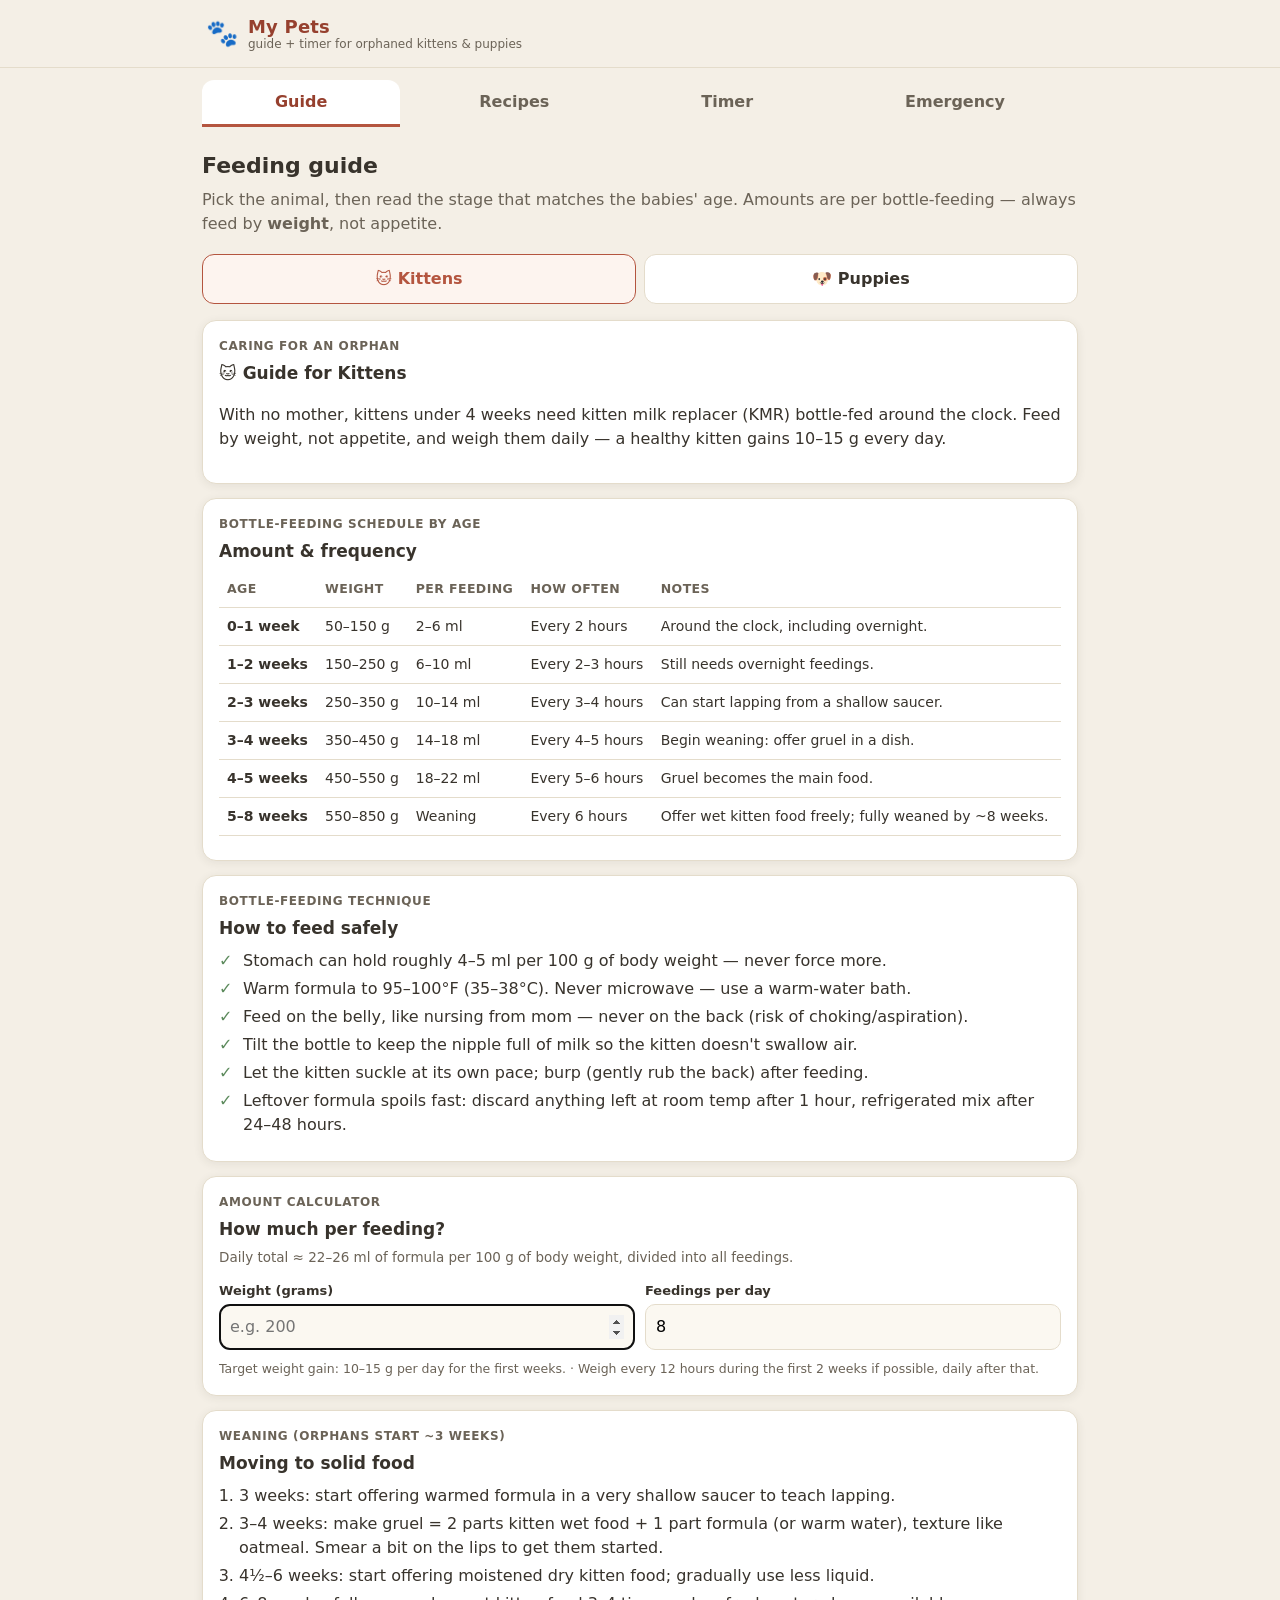
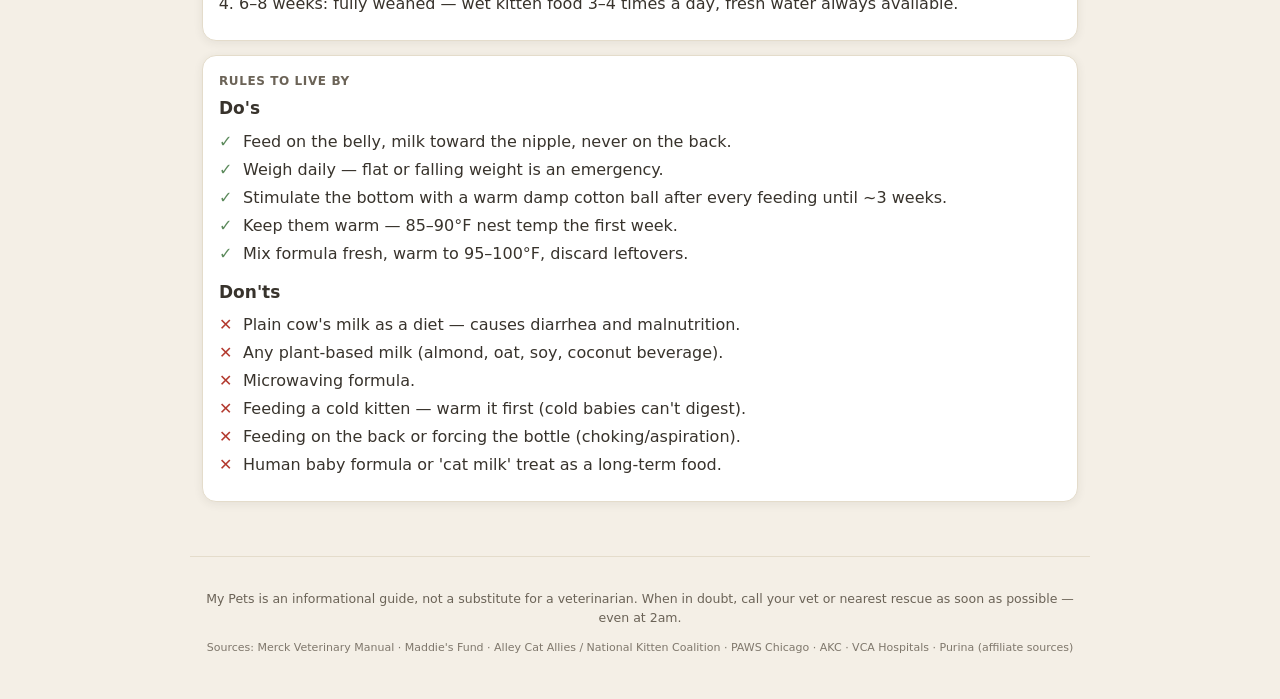
<file: index.html>
<!DOCTYPE html>
<html lang="en">
<head>
<meta charset="UTF-8">
<meta name="viewport" content="width=device-width, initial-scale=1.0">
<meta name="description" content="Feeding guide and timer for orphaned kittens and puppies - what to feed, homemade emergency formulas, and alternatives.">
<meta name="theme-color" content="#f4efe6">
<title>My Pets — Guide & Timer for Orphaned Kittens & Puppies</title>
<meta property="og:type" content="website">
<meta property="og:site_name" content="My Pets">
<meta property="og:title" content="My Pets — Feeding guide & timer for orphaned kittens & puppies">
<meta property="og:description" content="What to feed orphaned kittens and puppies, homemade emergency formulas, alternatives you can make at home, plus a feeding timer and emergency signs.">
<meta property="og:url" content="https://darkthebest.github.io/mypets-deployment/">
<meta property="og:image" content="https://darkthebest.github.io/mypets-deployment/og-image.png">
<meta name="twitter:card" content="summary_large_image">
<meta name="twitter:title" content="My Pets — Feeding guide & timer for orphaned kittens & puppies">
<meta name="twitter:description" content="What to feed orphaned kittens and puppies, homemade emergency formulas, alternatives, a feeding timer, and emergency signs.">
<meta name="twitter:image" content="https://darkthebest.github.io/mypets-deployment/og-image.png">
<link rel="canonical" href="https://darkthebest.github.io/mypets-deployment/">
<script type="application/ld+json">
{
  "@context": "https://schema.org",
  "@type": "WebApplication",
  "name": "My Pets",
  "description": "Feeding guide and timer for orphaned kittens and puppies: what to feed, homemade emergency formulas, and alternatives you can make at home.",
  "applicationCategory": "PetCareApplication",
  "url": "https://darkthebest.github.io/mypets-deployment/"
}
</script>
<link rel="icon" href="data:image/svg+xml,<svg xmlns='http://www.w3.org/2000/svg' viewBox='0 0 100 100'><text y='.9em' font-size='90'>🐾</text></svg>">
<link rel="stylesheet" href="styles.css">
</head>
<body>
  <header class="site-header">
    <div class="header-inner">
      <div class="brand">
        <span class="brand-mark" aria-hidden="true">🐾</span>
        <span class="brand-text">
          <strong>My Pets</strong>
          <small>guide + timer for orphaned kittens &amp; puppies</small>
        </span>
      </div>
    </div>
  </header>

  <nav class="tabs" aria-label="Sections">
    <button class="tab-btn active" data-tab="guide" type="button">Guide</button>
    <button class="tab-btn" data-tab="recipes" type="button">Recipes</button>
    <button class="tab-btn" data-tab="timer" type="button">Timer</button>
    <button class="tab-btn" data-tab="emergency" type="button">Emergency</button>
  </nav>

  <main class="container">
    <!-- ============ GUIDE TAB ============ -->
    <section id="tab-guide" class="tab-panel active">
      <div class="panel-intro">
        <h1>Feeding guide</h1>
        <p>Pick the animal, then read the stage that matches the babies' age. Amounts are per bottle-feeding — always feed by <strong>weight</strong>, not appetite.</p>
      </div>

      <div class="species-switch" role="tablist" aria-label="Choose animal">
        <button class="species-btn active" data-species="kitten" type="button" role="tab" aria-selected="true">🐱 Kittens</button>
        <button class="species-btn" data-species="puppy" type="button" role="tab" aria-selected="false">🐶 Puppies</button>
      </div>

      <div id="guide-content" class="guide-content" aria-live="polite"></div>
    </section>

    <!-- ============ RECIPES TAB ============ -->
    <section id="tab-recipes" class="tab-panel">
      <div class="panel-intro">
        <h1>Formulas &amp; recipes</h1>
        <p>Commercial milk replacer is always best. Homemade formulas are for <strong>emergencies only</strong> — until you can get real kitten/puppy milk replacer. Never feed plain cow's milk.</p>
      </div>

      <div class="species-switch" role="tablist" aria-label="Choose animal">
        <button class="species-btn active" data-species="kitten" type="button" role="tab" aria-selected="true">🐱 Kittens</button>
        <button class="species-btn" data-species="puppy" type="button" role="tab" aria-selected="false">🐶 Puppies</button>
      </div>

      <div id="recipes-content" class="recipes-content" aria-live="polite"></div>
    </section>

    <!-- ============ TIMER TAB ============ -->
    <section id="tab-timer" class="tab-panel">
      <div class="panel-intro">
        <h1>Feeding timer</h1>
        <p>Orphaned babies need round-the-clock feedings. Set the interval for your baby's stage and the app will remind you — day and night.</p>
      </div>

      <div class="timer-card">
        <div class="timer-species-pick">
          <div class="species-switch" role="tablist" aria-label="Choose animal for timer">
            <button class="species-btn active" data-species="kitten" data-context="timer" type="button" role="tab" aria-selected="true">🐱 Kittens</button>
            <button class="species-btn" data-species="puppy" data-context="timer" type="button" role="tab" aria-selected="false">🐶 Puppies</button>
          </div>
        </div>

        <div class="interval-picker">
          <label for="interval-select">Feed every</label>
          <select id="interval-select"></select>
        </div>

        <div class="timer-display" id="timer-display" aria-live="assertive">
          <div class="timer-time">00:00</div>
          <div class="timer-status" id="timer-status">Timer not started</div>
        </div>

        <div class="timer-controls">
          <button id="timer-start" class="btn btn-primary" type="button">Start timer</button>
          <button id="timer-feed" class="btn btn-feed" type="button" disabled>✓ Fed &amp; restart</button>
          <button id="timer-stop" class="btn btn-ghost" type="button" disabled>Stop</button>
        </div>

        <div class="timer-log-wrap">
          <h2>Today's feedings</h2>
          <p class="log-count" id="log-count">No feedings recorded yet.</p>
          <button id="log-clear" class="btn btn-ghost btn-small" type="button">Clear history</button>
        </div>

        <p class="helper-note">💡 Tip: keep this page (or the tab) open. The reminder works best when the app is open — enable browser notifications below.</p>
        <div class="notify-control">
          <button id="notify-on" class="btn btn-ghost btn-small" type="button">Enable browser notifications</button>
        </div>
      </div>
    </section>

    <!-- ============ EMERGENCY TAB ============ -->
    <section id="tab-emergency" class="tab-panel">
      <div class="panel-intro">
        <h1>Emergency &amp; warning signs</h1>
        <p>Neonatal babies go downhill fast. If a baby feels <strong>cold</strong>, is <strong>not eating</strong>, or is <strong>not gaining weight</strong>, act immediately.</p>
      </div>

      <div class="emergency-content" id="emergency-content"></div>
    </section>
  </main>

  <footer class="site-footer">
    <p>My Pets is an informational guide, not a substitute for a veterinarian. When in doubt, call your vet or nearest rescue as soon as possible — even at 2am.</p>
    <p class="foot-sources">Sources: Merck Veterinary Manual · Maddie's Fund · Alley Cat Allies / National Kitten Coalition · PAWS Chicago · AKC · VCA Hospitals · Purina (affiliate sources)</p>
  </footer>

  <div id="alarm-overlay" class="alarm-overlay hidden" aria-hidden="true">
    <div class="alarm-card">
      <div class="alarm-emoji">🍼</div>
      <h2>Time to feed!</h2>
      <p id="alarm-copy">Your baby is hungry.</p>
      <button id="alarm-dismiss" class="btn btn-primary" type="button">Got it</button>
    </div>
  </div>

  <script src="data.js"></script>
  <script src="app.js"></script>
</body>
</html>
</file>
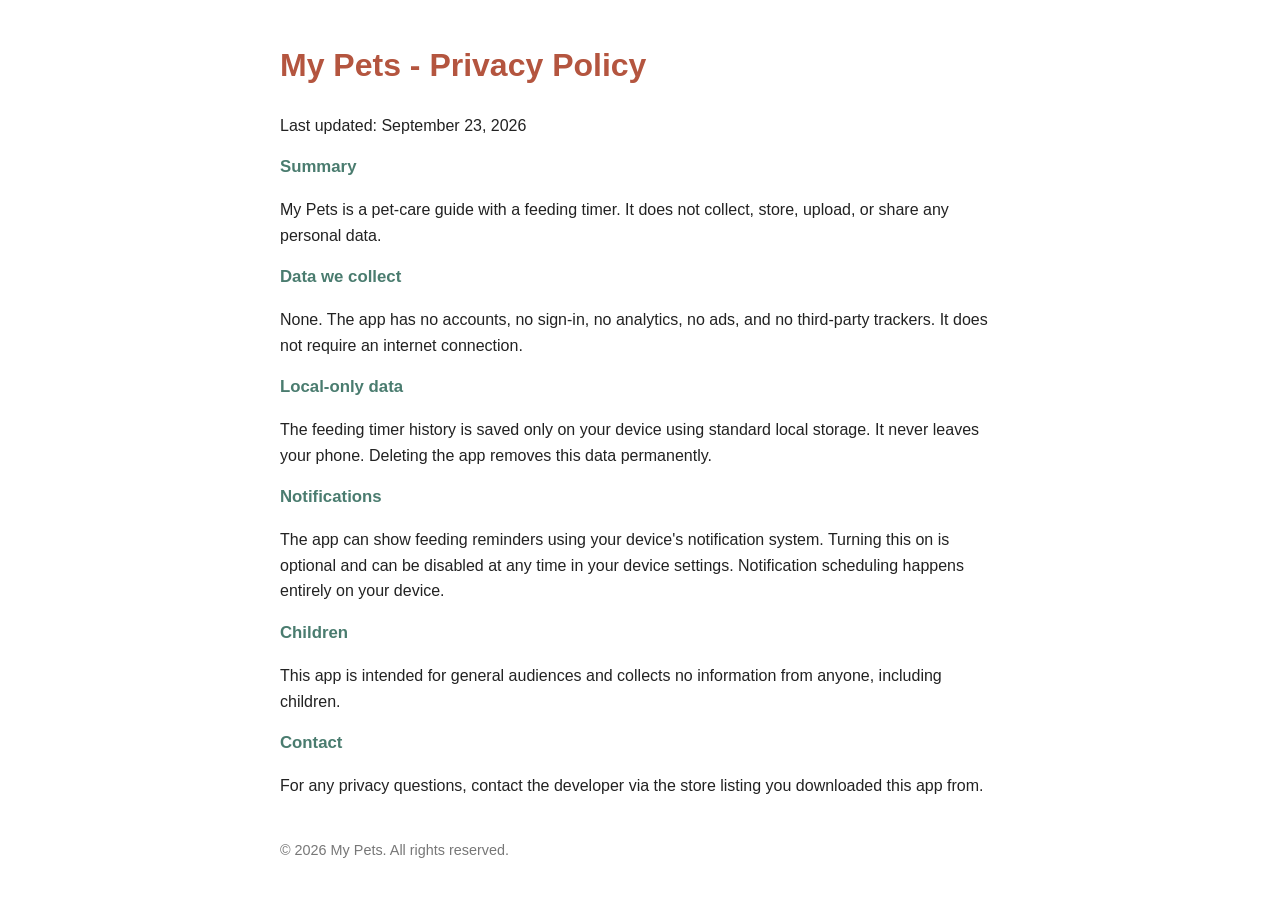
<file: privacy-policy.html>
<!DOCTYPE html>
<html lang="en">
<head>
<meta charset="utf-8"/>
<meta name="viewport" content="width=device-width, initial-scale=1"/>
<title>My Pets - Privacy Policy</title>
<style>
  body{font-family:-apple-system,Segoe UI,Roboto,Arial,sans-serif;max-width:720px;margin:40px auto;padding:0 20px;color:#222;line-height:1.6}
  h1{color:#B4553F} h2{color:#4A7C6F;font-size:1.05em}
  footer{margin-top:40px;font-size:0.9em;color:#777}
</style>
</head>
<body>
<h1>My Pets - Privacy Policy</h1>
<p>Last updated: September 23, 2026</p>

<h2>Summary</h2>
<p>My Pets is a pet-care guide with a feeding timer. It does not collect, store, upload, or share any personal data.</p>

<h2>Data we collect</h2>
<p>None. The app has no accounts, no sign-in, no analytics, no ads, and no third-party trackers. It does not require an internet connection.</p>

<h2>Local-only data</h2>
<p>The feeding timer history is saved only on your device using standard local storage. It never leaves your phone. Deleting the app removes this data permanently.</p>

<h2>Notifications</h2>
<p>The app can show feeding reminders using your device's notification system. Turning this on is optional and can be disabled at any time in your device settings. Notification scheduling happens entirely on your device.</p>

<h2>Children</h2>
<p>This app is intended for general audiences and collects no information from anyone, including children.</p>

<h2>Contact</h2>
<p>For any privacy questions, contact the developer via the store listing you downloaded this app from.</p>

<footer>&copy; 2026 My Pets. All rights reserved.</footer>
</body>
</html>
</file>
<file: styles.css>
:root {
  --bg: #f4efe6;
  --bg-soft: #fbf8f1;
  --card: #ffffff;
  --ink: #38332c;
  --ink-soft: #6b6357;
  --line: #e4dccb;
  --brand: #b4553f;
  --brand-dark: #96402e;
  --kitten: #b4553f;
  --puppy: #4a7c6f;
  --warn: #b4553f;
  --danger: #b33a2f;
  --ok: #5c8a5c;
  --radius: 14px;
  --shadow: 0 2px 10px rgba(56, 51, 44, 0.08);
}

* { box-sizing: border-box; }

html { -webkit-text-size-adjust: 100%; }

body {
  margin: 0;
  font-family: system-ui, -apple-system, "Segoe UI", Roboto, Helvetica, Arial, sans-serif;
  background: var(--bg);
  color: var(--ink);
  line-height: 1.5;
}

/* ---------- Header ---------- */
.site-header { background: var(--bg); border-bottom: 1px solid var(--line); }
.header-inner { max-width: 900px; margin: 0 auto; padding: 14px 16px; }
.brand { display: flex; align-items: center; gap: 10px; }
.brand-mark { font-size: 26px; }
.brand-text { display: flex; flex-direction: column; line-height: 1.2; }
.brand-text strong { font-size: 18px; color: var(--brand-dark); letter-spacing: 0.2px; }
.brand-text small { font-size: 12px; color: var(--ink-soft); }

/* ---------- Tabs ---------- */
.tabs {
  max-width: 900px;
  margin: 0 auto;
  display: flex;
  gap: 6px;
  padding: 12px 12px 0;
  overflow-x: auto;
}
.tab-btn {
  flex: 1 0 auto;
  border: none;
  background: transparent;
  font: inherit;
  font-weight: 600;
  padding: 10px 14px;
  border-radius: 12px 12px 0 0;
  color: var(--ink-soft);
  cursor: pointer;
  border-bottom: 3px solid transparent;
}
.tab-btn.active {
  color: var(--brand-dark);
  background: var(--card);
  border-bottom-color: var(--brand);
}

/* ---------- Layout ---------- */
.container { max-width: 900px; margin: 0 auto; padding: 18px 12px 40px; }

.tab-panel { display: none; animation: fadeIn 0.25s ease; }
.tab-panel.active { display: block; }
@keyframes fadeIn { from { opacity: 0; transform: translateY(4px); } to { opacity: 1; transform: none; } }

.panel-intro h1 { font-size: 22px; margin: 4px 0 6px; color: var(--ink); }
.panel-intro p { margin: 0 0 18px; color: var(--ink-soft); }

/* ---------- Species switch ---------- */
.species-switch { display: flex; gap: 8px; margin: 0 0 16px; }
.species-btn {
  flex: 1;
  border: 1px solid var(--line);
  background: var(--card);
  color: var(--ink);
  font: inherit;
  font-weight: 600;
  padding: 12px;
  border-radius: 12px;
  cursor: pointer;
}
.species-btn.active { border-color: currentColor; color: var(--kitten); background: #fdf4ef; }
.species-btn[data-species="puppy"].active { color: var(--puppy); background: #eef5f2; }

/* ---------- Cards ---------- */
.card {
  background: var(--card);
  border: 1px solid var(--line);
  border-radius: var(--radius);
  padding: 16px;
  margin-bottom: 14px;
  box-shadow: var(--shadow);
}
.card h2 { margin: 0 0 4px; font-size: 17px; }
.card .age-tag { display: inline-block; font-size: 12px; font-weight: 700; color: var(--brand-dark); background: #f6e7e1; padding: 2px 10px; border-radius: 999px; margin-bottom: 10px; }
.card .tag-puppy { color: var(--puppy); background: #e4efea; }

.stage-badge { font-size: 12px; font-weight: 700; text-transform: uppercase; letter-spacing: 0.6px; color: var(--ink-soft); margin-bottom: 6px; display: block; }

/* ---------- Tables ---------- */
table { width: 100%; border-collapse: collapse; font-size: 14px; margin: 8px 0; }
th, td { text-align: left; padding: 8px 8px; border-bottom: 1px solid var(--line); vertical-align: top; }
th { font-weight: 700; color: var(--ink-soft); font-size: 12.5px; text-transform: uppercase; letter-spacing: 0.4px; }
td { color: var(--ink); }
.table-card { overflow-x: auto; }

/* ---------- Lists ---------- */
ul, ol { margin: 8px 0; padding-left: 20px; }
li { margin: 4px 0; }

.check-list { list-style: none; padding-left: 0; }
.check-list li { padding-left: 24px; position: relative; }
.check-list li::before { content: "✓"; position: absolute; left: 0; color: var(--ok); font-weight: 700; }
.x-list { list-style: none; padding-left: 0; }
.x-list li { padding-left: 24px; position: relative; }
.x-list li::before { content: "✕"; position: absolute; left: 0; color: var(--danger); font-weight: 700; }

/* ---------- Alerts ---------- */
.alert {
  border-radius: 12px;
  padding: 12px 14px;
  margin: 12px 0;
  font-size: 14px;
  border: 1px solid;
}
.alert-danger { background: #fbeae7; border-color: #ecc6bf; color: var(--danger); }
.alert-warn { background: #fdf3e3; border-color: #ecd9a8; color: #8a6620; }
.alert-info { background: #eef4f8; border-color: #cfe0ec; color: #2f5d7f; }
.alert strong { display: block; margin-bottom: 2px; }

/* ---------- Recipes ---------- */
.recipe {
  background: var(--card);
  border: 1px solid var(--line);
  border-left: 4px solid var(--brand);
  border-radius: 12px;
  padding: 16px;
  margin-bottom: 14px;
}
.recipe .recipe-kind { font-size: 11.5px; font-weight: 700; text-transform: uppercase; letter-spacing: 0.6px; color: var(--ink-soft); }
.recipe h3 { margin: 2px 0 4px; font-size: 16px; }
.recipe .purpose { color: var(--ink-soft); font-size: 13.5px; margin: 0 0 10px; }
.recipe .ingredients { background: var(--bg-soft); border: 1px solid var(--line); border-radius: 10px; padding: 10px 12px; font-size: 14px; }
.recipe .ingredients ul { margin: 6px 0; }

.alternatives { margin-top: 14px; }
.alternatives h3 { font-size: 15px; }
.alt-grid { display: grid; grid-template-columns: 1fr; gap: 10px; }
@media (min-width: 640px) { .alt-grid { grid-template-columns: 1fr 1fr; } }
.alt-card {
  background: var(--bg-soft);
  border: 1px solid var(--line);
  border-radius: 10px;
  padding: 12px;
  font-size: 14px;
}
.alt-card strong { display: block; margin-bottom: 2px; color: var(--brand-dark); }
.alt-card.puppy strong { color: var(--puppy); }

/* ---------- Timer ---------- */
.timer-card {
  background: var(--card);
  border: 1px solid var(--line);
  border-radius: var(--radius);
  padding: 20px 16px;
  box-shadow: var(--shadow);
  text-align: center;
}
.timer-card .species-switch { max-width: 420px; margin: 0 auto 16px; }
.interval-picker { margin: 0 auto 18px; max-width: 420px; }
.interval-picker label { display: block; font-weight: 600; font-size: 14px; margin-bottom: 6px; }
.interval-picker select {
  width: 100%;
  font: inherit;
  padding: 12px;
  border: 1px solid var(--line);
  border-radius: 10px;
  background: var(--bg-soft);
}
.timer-display { margin: 6px 0 16px; }
.timer-time {
  font-size: 64px;
  font-weight: 800;
  font-variant-numeric: tabular-nums;
  letter-spacing: 2px;
  line-height: 1;
  color: var(--brand-dark);
}
.timer-status { color: var(--ink-soft); margin-top: 6px; font-size: 14px; }
.timer-display.alerting .timer-time {
  color: var(--danger);
  animation: pulse 1s ease infinite;
}
@keyframes pulse { 50% { opacity: 0.45; } }

.timer-controls { display: flex; flex-wrap: wrap; gap: 10px; justify-content: center; margin-bottom: 8px; }
.btn {
  border: none;
  font: inherit;
  font-weight: 600;
  padding: 12px 18px;
  border-radius: 12px;
  cursor: pointer;
}
.btn-primary { background: var(--brand); color: #fff; }
.btn-primary:hover { background: var(--brand-dark); }
.btn-feed { background: var(--ok); color: #fff; }
.btn-feed:hover { background: #487348; }
.btn-ghost { background: transparent; border: 1px solid var(--line); color: var(--ink-soft); }
.btn:disabled { opacity: 0.45; cursor: not-allowed; }
.btn-small { padding: 8px 12px; font-size: 13px; }

.timer-log-wrap { border-top: 1px solid var(--line); margin-top: 16px; padding-top: 12px; text-align: left; }
.timer-log-wrap h2 { font-size: 15px; margin: 0 0 4px; }
.log-count { color: var(--ink-soft); font-size: 14px; margin: 0 0 8px; }
.helper-note { font-size: 13px; color: var(--ink-soft); background: var(--bg-soft); border-radius: 10px; padding: 10px; margin-top: 14px; text-align: left; }
.notify-control { margin-top: 8px; text-align: left; }

/* ---------- Emergency ---------- */
.priority-card { border-left: 4px solid var(--danger); }
.emergency-steps { counter-reset: esteps; list-style: none; padding-left: 0; }
.emergency-steps li { counter-increment: esteps; padding: 8px 0 8px 40px; position: relative; }
.emergency-steps li::before {
  content: counter(esteps);
  position: absolute; left: 0; top: 8px;
  width: 28px; height: 28px;
  background: var(--danger); color: #fff;
  border-radius: 50%;
  display: flex; align-items: center; justify-content: center;
  font-weight: 700; font-size: 14px;
}

/* ---------- Alarm overlay ---------- */
.alarm-overlay {
  position: fixed; inset: 0;
  background: rgba(40, 34, 28, 0.55);
  display: flex; align-items: center; justify-content: center;
  padding: 20px;
  z-index: 50;
}
.alarm-overlay.hidden { display: none; }
.alarm-card {
  background: var(--card);
  border-radius: 18px;
  padding: 28px 24px;
  text-align: center;
  max-width: 340px;
  box-shadow: 0 20px 50px rgba(0,0,0,0.25);
  animation: pop 0.3s ease;
}
@keyframes pop { from { transform: scale(0.9); opacity: 0; } to { transform: scale(1); opacity: 1; } }
.alarm-emoji { font-size: 44px; }
.alarm-card h2 { color: var(--danger); margin: 6px 0 4px; }
.alarm-card p { color: var(--ink-soft); margin: 0 0 16px; }

/* ---------- Footer ---------- */
.site-footer {
  border-top: 1px solid var(--line);
  padding: 20px 16px 32px;
  font-size: 12.5px;
  color: var(--ink-soft);
  text-align: center;
  max-width: 900px;
  margin: 0 auto;
}
.foot-sources { font-size: 11px; opacity: 0.85; margin-top: 8px; }

/* ---------- Responsive ---------- */
@media (max-width: 480px) {
  .timer-time { font-size: 48px; }
  .card { padding: 13px; }
}

@media print {
  .tabs, .timer-card, .site-header, .alarm-overlay { display: none; }
  .tab-panel { display: block !important; }
}
</file>
